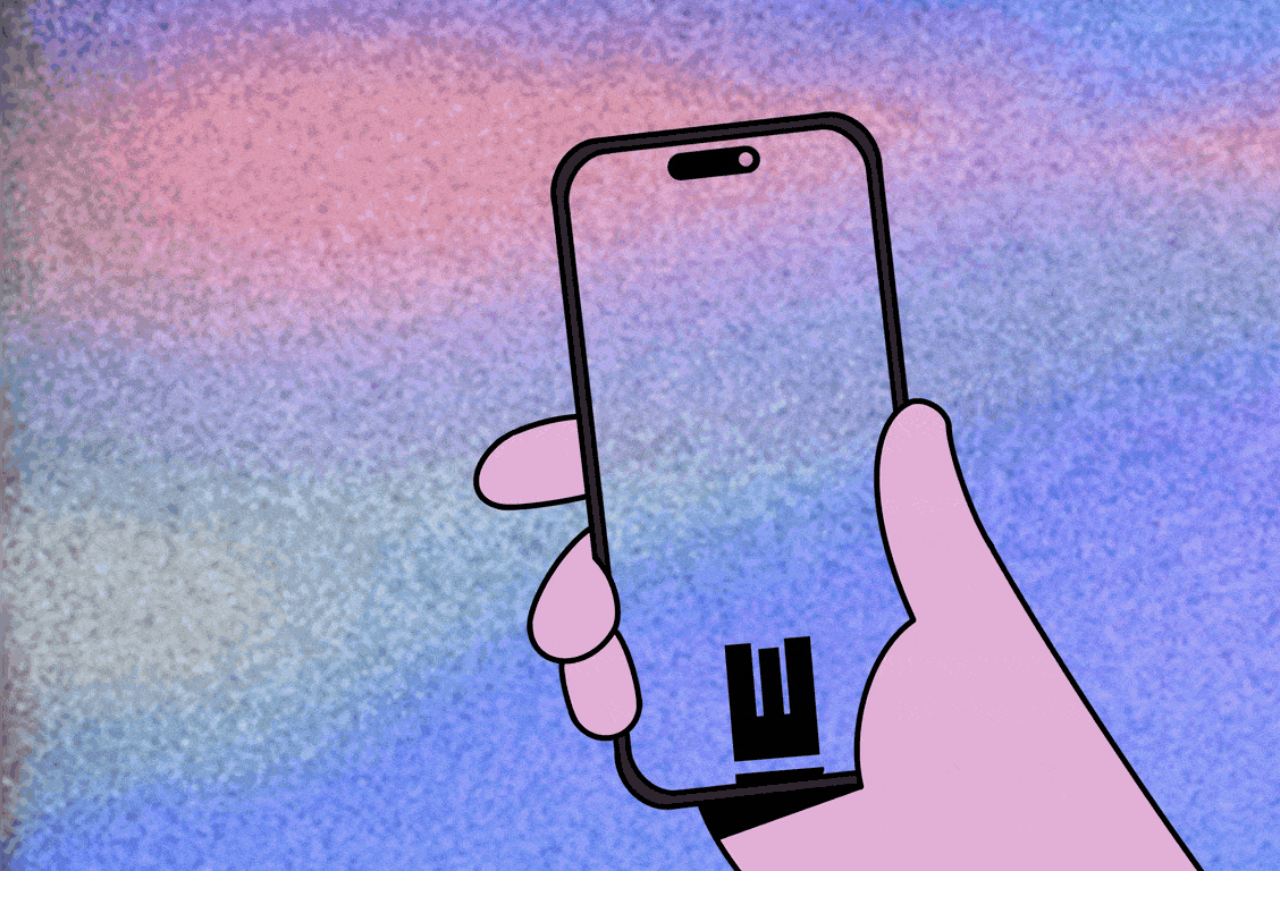
<file: index.html>
<!DOCTYPE html>
<html>
    <head>
      <title>phone</title>
      <link rel="stylesheet" href="style.css">
    </head>
    <body>
        <a href="page2.html"> 
            <img class="phone" src="phone.gif"
        </a>
    </body>
</html>
</file>
<file: style.css>
body {
    padding:0;
    margin:0;
    background:#ffffff;
}


.phone {
    width: 1550px;
    height:auto

}

.connectivity {
    width: 1550px;
    height:auto
}

.distraction {
    width: 1550px;
    height:auto

}

.information {
    width: 1550px;
    height:auto

}

.dependency {
    width: 1550px;
    height:auto

}

.alienation {
    width: 1550px;
    height:auto

}
</file>
